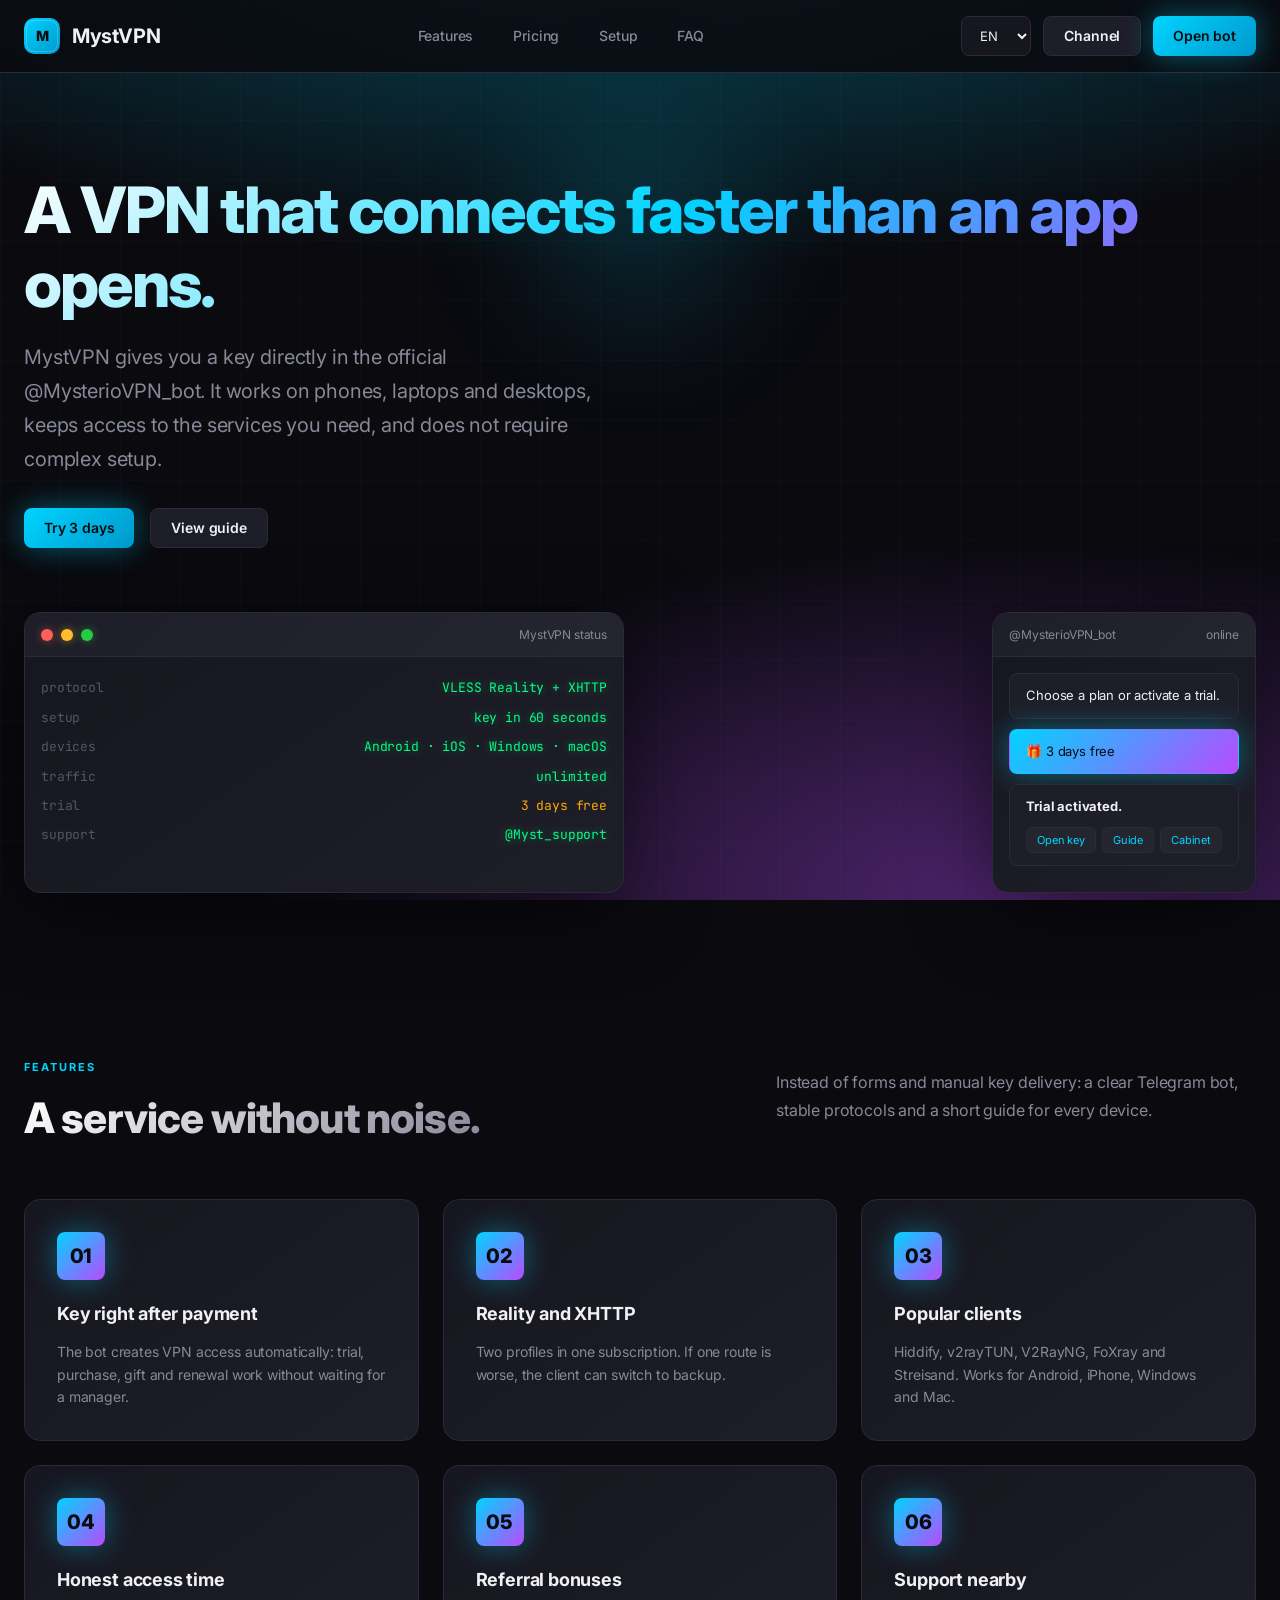
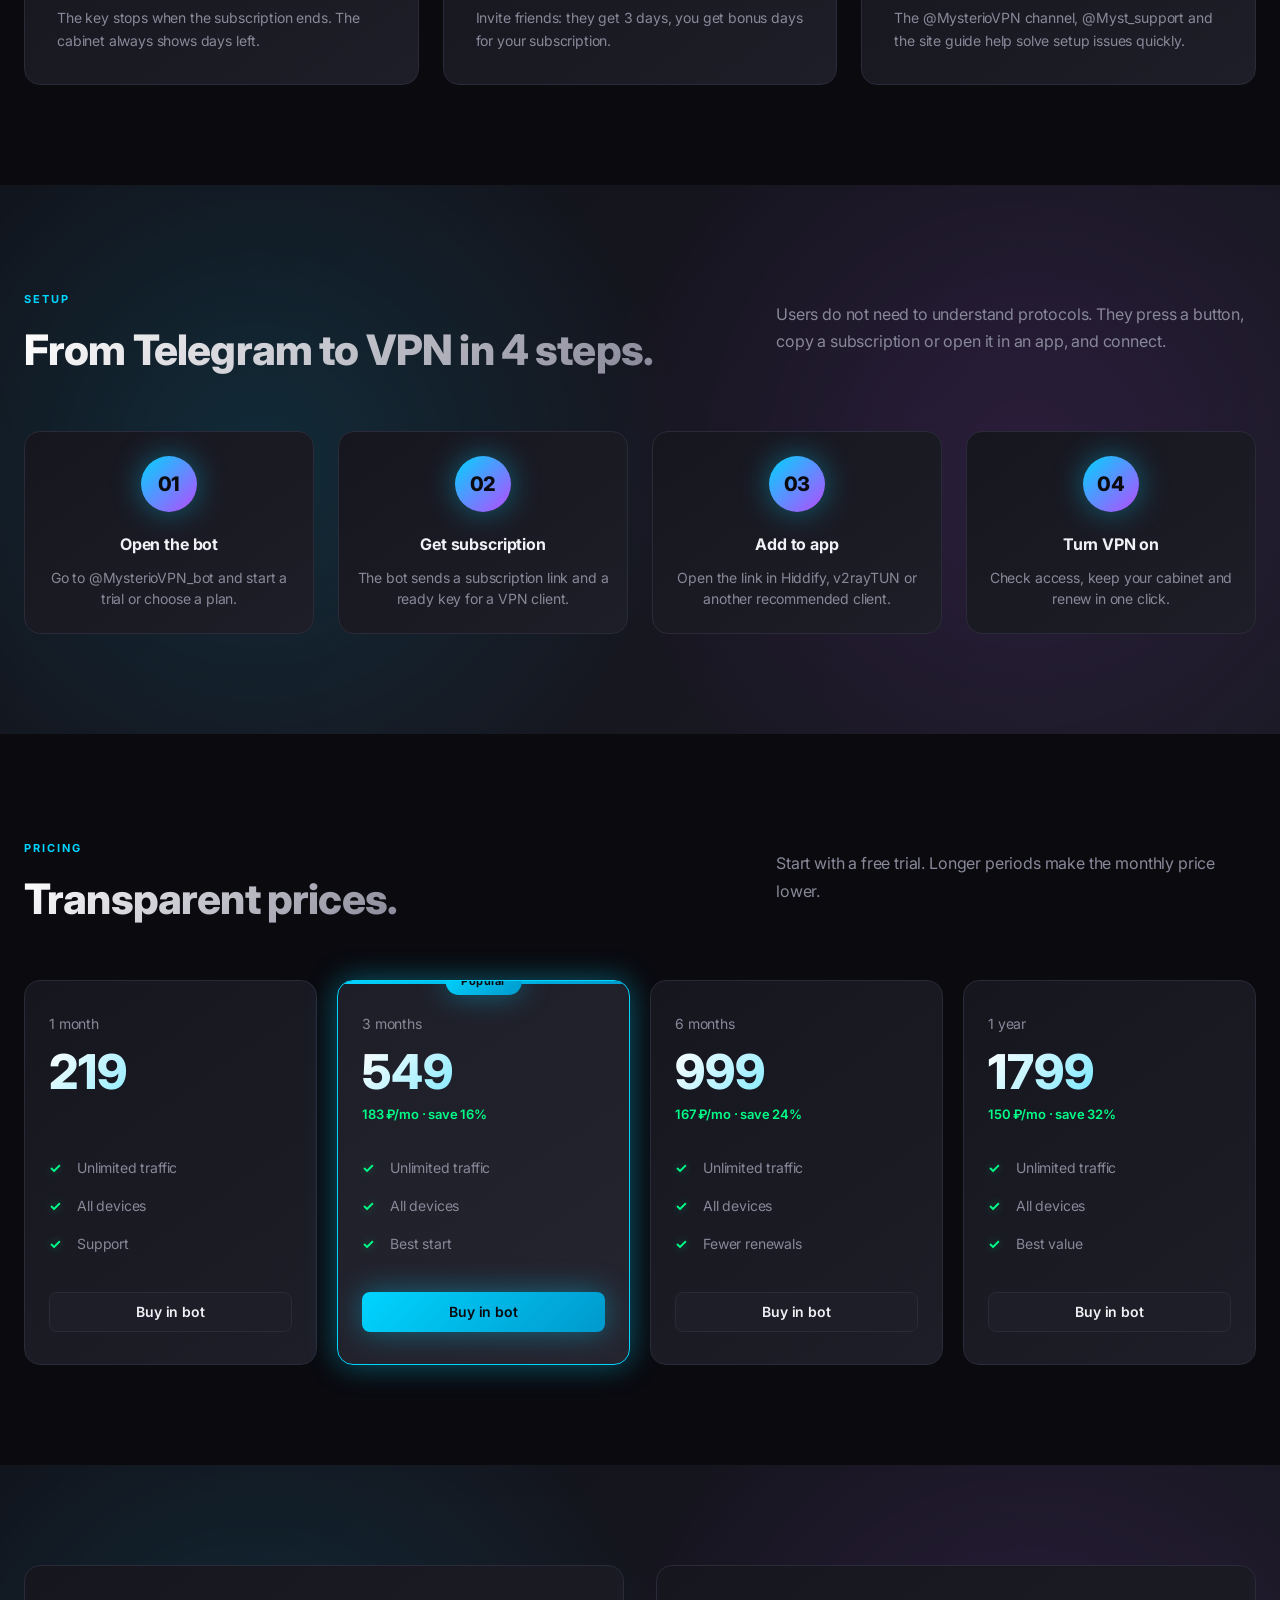
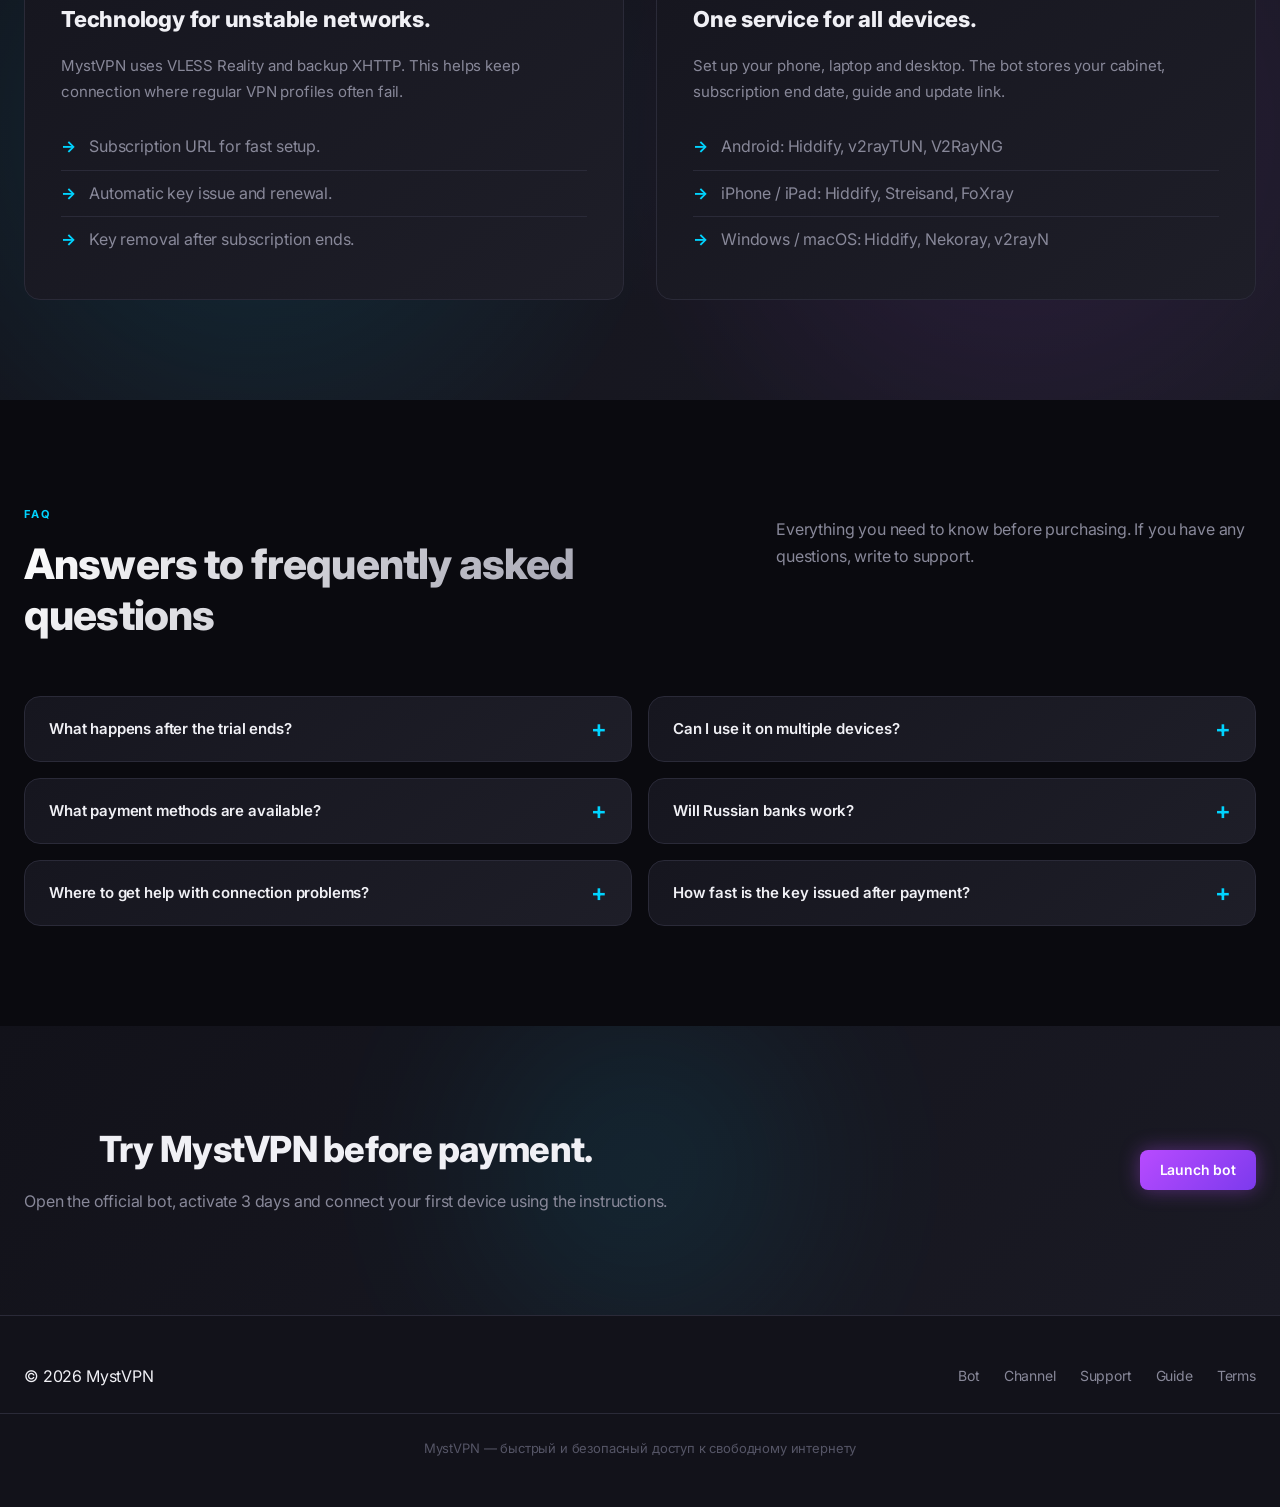
<file: VPN-Site/index.html>
<!DOCTYPE html>
<html lang="ru">
<head>
  <meta charset="UTF-8">
  <meta name="viewport" content="width=device-width, initial-scale=1.0">
  <title>MystVPN — быстрый VPN в Telegram</title>
  <meta name="description" content="MystVPN — VPN через Telegram-бота @MysterioVPN_bot. 3 дня бесплатно, VLESS Reality, XHTTP, подписки от 219 ₽, поддержка всех устройств.">
  <meta name="keywords" content="MystVPN, VPN, Telegram VPN, VLESS Reality, XHTTP, Hiddify, v2rayTUN, VPN для России">
  <meta name="author" content="MystVPN">
  <meta name="robots" content="index, follow">
  <meta property="og:title" content="MystVPN — быстрый VPN в Telegram">
  <meta property="og:description" content="Подключи VPN за 60 секунд: 3 дня бесплатно, бот в Telegram, поддержка Android, iPhone, Windows и Mac.">
  <meta property="og:type" content="website">
  <meta property="og:url" content="https://keybest.cc/">
  <link rel="stylesheet" href="css/styles.css">
  <link rel="preconnect" href="https://fonts.googleapis.com">
  <link rel="preconnect" href="https://fonts.gstatic.com" crossorigin>
  <link href="https://fonts.googleapis.com/css2?family=Inter:wght@400;500;600;700;800&family=JetBrains+Mono:wght@400;500&display=swap" rel="stylesheet">
</head>
<body>
  <div class="page">
    <nav class="nav" id="mainNav">
      <div class="wrap nav-inner">
        <a class="brand" href="#" aria-label="MystVPN"><span class="mark">M</span>MystVPN</a>
        <div class="nav-links" aria-label="Navigation">
          <a href="#features" data-i18n="nav_features">Возможности</a>
          <a href="#pricing" data-i18n="nav_pricing">Тарифы</a>
          <a href="#setup" data-i18n="nav_setup">Подключение</a>
          <a href="#faq" data-i18n="nav_faq">FAQ</a>
        </div>
        <div class="nav-actions">
          <select id="langSelect" aria-label="Language">
            <option value="ru">RU</option><option value="en">EN</option><option value="fr">FR</option>
            <option value="es">ES</option><option value="pt">PT</option><option value="tr">TR</option>
            <option value="ar">AR</option><option value="fa">FA</option><option value="uk">UK</option>
            <option value="id">ID</option><option value="zh">ZH</option><option value="ja">JA</option>
            <option value="ko">KO</option><option value="de">DE</option><option value="vi">VI</option>
            <option value="ms">MS</option><option value="hi">HI</option>
          </select>
          <a class="btn default" href="https://t.me/MysterioVPN" target="_blank" rel="noopener noreferrer" data-i18n="nav_channel">Канал</a>
          <a class="btn primary" href="https://t.me/MysterioVPN_bot?start=trial" target="_blank" rel="noopener noreferrer" data-i18n="nav_bot">Открыть бота</a>
        </div>
      </div>
    </nav>

    <main>
      <header class="hero">
        <div class="wrap">
          <h1 data-i18n="hero_title">VPN, который подключается быстрее, чем открывается приложение.</h1>
          <p class="lead" data-i18n="hero_text">MystVPN выдает ключ прямо в официальном боте @MysterioVPN_bot. Работает на телефоне, ноутбуке и ПК, помогает держать доступ к нужным сервисам и не требует сложной настройки.</p>
          <div class="hero-actions">
            <a class="btn primary" href="https://t.me/MysterioVPN_bot?start=trial" target="_blank" rel="noopener noreferrer" data-i18n="cta_trial">Попробовать 3 дня</a>
            <a class="btn default" href="/pages/setup.html" target="_blank" rel="noopener noreferrer" data-i18n="cta_guide">Смотреть инструкцию</a>
          </div>

          <div class="hero-grid">
            <div class="terminal">
              <div class="terminal-top"><span class="lights"><span></span><span></span><span></span></span><span>MystVPN status</span></div>
              <div class="terminal-body">
                <div class="line"><span>protocol</span><span class="ok">VLESS Reality + XHTTP</span></div>
                <div class="line"><span>setup</span><span class="ok" data-i18n="mock_setup">ключ за 60 секунд</span></div>
                <div class="line"><span>devices</span><span class="ok">Android · iOS · Windows · macOS</span></div>
                <div class="line"><span>traffic</span><span class="ok" data-i18n="mock_traffic">безлимитный</span></div>
                <div class="line"><span>trial</span><span class="warn" data-i18n="mock_trial">3 дня бесплатно</span></div>
                <div class="line"><span>support</span><span class="ok">@Myst_support</span></div>
              </div>
            </div>
            <div class="phone">
              <div class="phone-top"><span>@MysterioVPN_bot</span><span>online</span></div>
              <div class="chat">
                <div class="bubble" data-i18n="chat_1">Выберите тариф или активируйте пробный период.</div>
                <div class="bubble user" data-i18n="chat_2">🎁 3 дня бесплатно</div>
                <div class="bubble">
                  <strong data-i18n="chat_3">Пробный период активирован.</strong>
                  <div class="mini-buttons">
                    <span data-i18n="chat_btn_1">Открыть ключ</span>
                    <span data-i18n="chat_btn_2">Инструкция</span>
                    <span data-i18n="chat_btn_3">Личный кабинет</span>
                  </div>
                </div>
              </div>
            </div>
          </div>
        </div>
      </header>

      <section id="features">
        <div class="wrap">
          <div class="section-head">
            <div><div class="kicker" data-i18n="features_kicker">Возможности</div><h2 data-i18n="features_title">Сервис без лишнего шума.</h2></div>
            <p class="section-copy" data-i18n="features_text">Вместо кабинетов, форм и ручной выдачи ключей — понятный Telegram-бот, стабильные протоколы и короткая инструкция для каждого устройства.</p>
          </div>
          <div class="cards">
            <article class="card"><div class="icon">01</div><h3 data-i18n="f1_title">Ключ сразу после оплаты</h3><p data-i18n="f1_text">Бот создает VPN-доступ автоматически: пробник, покупка, подарок и продление работают без ожидания менеджера.</p></article>
            <article class="card"><div class="icon">02</div><h3 data-i18n="f2_title">Reality и XHTTP</h3><p data-i18n="f2_text">Два профиля в одной подписке. Если один маршрут работает хуже, клиент может переключиться на резервный.</p></article>
            <article class="card"><div class="icon">03</div><h3 data-i18n="f3_title">Все популярные клиенты</h3><p data-i18n="f3_text">Hiddify, v2rayTUN, V2RayNG, FoXray и Streisand. Подходит для Android, iPhone, Windows и Mac.</p></article>
            <article class="card"><div class="icon">04</div><h3 data-i18n="f4_title">Честный срок доступа</h3><p data-i18n="f4_text">Ключ отключается по окончании подписки. В кабинете всегда видно, сколько дней осталось.</p></article>
            <article class="card"><div class="icon">05</div><h3 data-i18n="f5_title">Реферальные бонусы</h3><p data-i18n="f5_text">Приглашайте друзей: они получают 3 дня, вы получаете бонусные дни к своей подписке.</p></article>
            <article class="card"><div class="icon">06</div><h3 data-i18n="f6_title">Поддержка рядом</h3><p data-i18n="f6_text">Канал @MysterioVPN, поддержка @Myst_support и инструкция на сайте помогают быстро решить проблемы подключения.</p></article>
          </div>
        </div>
      </section>

      <section class="band" id="setup">
        <div class="wrap">
          <div class="section-head">
            <div><div class="kicker" data-i18n="setup_kicker">Подключение</div><h2 data-i18n="setup_title">От Telegram до VPN за 4 шага.</h2></div>
            <p class="section-copy" data-i18n="setup_text">Пользователь не разбирается в протоколах. Он нажимает кнопку, копирует подписку или открывает ее в приложении и подключается.</p>
          </div>
          <div class="steps">
            <div class="step"><div class="num">01</div><h3 data-i18n="s1_title">Откройте бота</h3><p data-i18n="s1_text">Перейдите в @MysterioVPN_bot и запустите пробник или выберите тариф.</p></div>
            <div class="step"><div class="num">02</div><h3 data-i18n="s2_title">Получите подписку</h3><p data-i18n="s2_text">Бот отправит ссылку подписки и готовый ключ для VPN-клиента.</p></div>
            <div class="step"><div class="num">03</div><h3 data-i18n="s3_title">Добавьте в приложение</h3><p data-i18n="s3_text">Откройте ссылку в Hiddify, v2rayTUN или другом рекомендованном клиенте.</p></div>
            <div class="step"><div class="num">04</div><h3 data-i18n="s4_title">Включите VPN</h3><p data-i18n="s4_text">Проверьте доступ, сохраните кабинет и продлевайте подписку в один клик.</p></div>
          </div>
        </div>
      </section>

      <section id="pricing">
        <div class="wrap">
          <div class="section-head">
            <div><div class="kicker" data-i18n="pricing_kicker">Тарифы</div><h2 data-i18n="pricing_title">Прозрачные цены.</h2></div>
            <p class="section-copy" data-i18n="pricing_text">Можно начать с бесплатного пробника. Чем дольше срок, тем ниже цена за месяц.</p>
          </div>
          <div class="pricing">
            <article class="price"><div class="period" data-i18n="p1_period">1 месяц</div><div class="amount">219 <span>₽</span></div><div class="save">&nbsp;</div><ul><li data-i18n="pf1">Безлимитный трафик</li><li data-i18n="pf2">Все устройства</li><li data-i18n="pf3">Поддержка</li></ul><a class="btn default" href="https://t.me/MysterioVPN_bot" target="_blank" rel="noopener noreferrer" data-i18n="buy">Купить в боте</a></article>
            <article class="price featured"><div class="tag" data-i18n="popular">Популярный</div><div class="period" data-i18n="p2_period">3 месяца</div><div class="amount">549 <span>₽</span></div><div class="save" data-i18n="p2_save">183 ₽/мес · экономия 16%</div><ul><li data-i18n="pf1">Безлимитный трафик</li><li data-i18n="pf2">Все устройства</li><li data-i18n="pf4">Лучший старт</li></ul><a class="btn primary" href="https://t.me/MysterioVPN_bot" target="_blank" rel="noopener noreferrer" data-i18n="buy">Купить в боте</a></article>
            <article class="price"><div class="period" data-i18n="p3_period">6 месяцев</div><div class="amount">999 <span>₽</span></div><div class="save" data-i18n="p3_save">167 ₽/мес · экономия 24%</div><ul><li data-i18n="pf1">Безлимитный трафик</li><li data-i18n="pf2">Все устройства</li><li data-i18n="pf5">Меньше продлений</li></ul><a class="btn default" href="https://t.me/MysterioVPN_bot" target="_blank" rel="noopener noreferrer" data-i18n="buy">Купить в боте</a></article>
            <article class="price"><div class="period" data-i18n="p4_period">1 год</div><div class="amount">1799 <span>₽</span></div><div class="save" data-i18n="p4_save">150 ₽/мес · экономия 32%</div><ul><li data-i18n="pf1">Безлимитный трафик</li><li data-i18n="pf2">Все устройства</li><li data-i18n="pf6">Максимальная выгода</li></ul><a class="btn default" href="https://t.me/MysterioVPN_bot" target="_blank" rel="noopener noreferrer" data-i18n="buy">Купить в боте</a></article>
          </div>
        </div>
      </section>

      <section class="band">
        <div class="wrap wide">
          <div class="panel">
            <h3 data-i18n="tech_title">Технологии под нестабильные сети.</h3>
            <p data-i18n="tech_text">MystVPN использует VLESS Reality и резервный XHTTP-профиль. Это помогает сохранить подключение в ситуациях, где обычные VPN-профили часто ломаются.</p>
            <ul>
              <li data-i18n="tech_l1">Subscription URL для быстрой настройки.</li>
              <li data-i18n="tech_l2">Автоматическая выдача и продление ключа.</li>
              <li data-i18n="tech_l3">Удаление ключа после окончания подписки.</li>
            </ul>
          </div>
          <div class="panel">
            <h3 data-i18n="devices_title">Один сервис для всех устройств.</h3>
            <p data-i18n="devices_text">Настройте телефон, ноутбук и домашний компьютер. Бот хранит кабинет, срок подписки, инструкцию и ссылку для обновления профиля.</p>
            <ul>
              <li>Android: Hiddify, v2rayTUN, V2RayNG</li>
              <li>iPhone / iPad: Hiddify, Streisand, FoXray</li>
              <li>Windows / macOS: Hiddify, Nekoray, v2rayN</li>
            </ul>
          </div>
        </div>
      </section>

      <section id="faq">
        <div class="wrap">
          <div class="section-head">
            <div><div class="kicker">FAQ</div><h2 data-i18n="faq_title">Ответы до покупки.</h2></div>
            <p class="section-copy" data-i18n="faq_text">Если останутся вопросы, напишите в поддержку. Ссылка всегда есть в боте и внизу сайта.</p>
          </div>
          <div class="faq">
            <details><summary data-i18n="q1">Что будет после окончания пробника?</summary><p data-i18n="a1">Ключ перестанет работать. Чтобы продолжить, выберите тариф в боте и оплатите подписку.</p></details>
            <details><summary data-i18n="q2">Можно ли пользоваться на нескольких устройствах?</summary><p data-i18n="a2">Да. Один профиль можно добавить на телефон, планшет, ноутбук и ПК.</p></details>
            <details><summary data-i18n="q3">Какие способы оплаты доступны?</summary><p data-i18n="a3">В боте доступны оплата картой и СБП через YooKassa. Также поддерживаются подарки и промокоды.</p></details>
            <details><summary data-i18n="q4">Российские банки будут работать?</summary><p data-i18n="a4">Для банков и госуслуг лучше включить bypass в VPN-клиенте. В кабинете есть отдельная подсказка с правилами маршрутизации.</p></details>
            <details><summary data-i18n="q5">Где получить помощь?</summary><p data-i18n="a5">Поддержка: @Myst_support. Новости и статусы сервиса: @MysterioVPN.</p></details>
            <details><summary data-i18n="q6">Как быстро выдается ключ?</summary><p data-i18n="a6">Обычно сразу после пробника или оплаты. Если панель временно недоступна, в кабинете появится кнопка повторной выдачи.</p></details>
          </div>
        </div>
      </section>

      <section class="cta">
        <div class="wrap cta-inner">
          <div><h2 data-i18n="final_title">Попробуйте MystVPN до оплаты.</h2><p data-i18n="final_text">Откройте официальный бот, активируйте 3 дня и подключите первое устройство по инструкции.</p></div>
          <a class="btn glow" href="https://t.me/MysterioVPN_bot?start=trial" target="_blank" rel="noopener noreferrer" data-i18n="final_btn">Запустить бота</a>
        </div>
      </section>
    </main>

    <footer>
      <div class="wrap footer-inner">
        <div>© 2026 MystVPN</div>
        <div class="footer-links">
          <a href="https://t.me/MysterioVPN_bot" target="_blank" rel="noopener noreferrer" data-i18n="foot_bot">Бот</a>
          <a href="https://t.me/MysterioVPN" target="_blank" rel="noopener noreferrer" data-i18n="foot_channel">Канал</a>
          <a href="https://t.me/Myst_support" target="_blank" rel="noopener noreferrer" data-i18n="foot_support">Поддержка</a>
          <a href="/pages/setup.html" target="_blank" rel="noopener noreferrer" data-i18n="foot_guide">Инструкция</a>
          <a href="https://teletype.in/@mystadm/X2oafHAItL9" target="_blank" rel="noopener noreferrer" data-i18n="foot_terms">Оферта</a>
        </div>
      </div>
      <div class="footer-bottom">
        MystVPN — быстрый и безопасный доступ к свободному интернету
      </div>
    </footer>
  </div>

  <script src="js/app.js"></script>
  <script>
    // Scroll reveal animation
    const revealElements = document.querySelectorAll('.reveal, .card, .step, .price, .panel, details');
    const observerOptions = {
      threshold: 0.1,
      rootMargin: '0px 0px -50px 0px'
    };
    const observer = new IntersectionObserver((entries) => {
      entries.forEach(entry => {
        if (entry.isIntersecting) {
          entry.target.classList.add('visible');
        }
      });
    }, observerOptions);
    revealElements.forEach(el => observer.observe(el));

    // Nav scroll effect
    const nav = document.getElementById('mainNav');
    window.addEventListener('scroll', () => {
      if (window.scrollY > 50) {
        nav.classList.add('scrolled');
      } else {
        nav.classList.remove('scrolled');
      }
    }, { passive: true });

    // FAQ accordion animation
    document.querySelectorAll('details').forEach(details => {
      details.addEventListener('toggle', () => {
        if (details.open) {
          details.style.borderColor = 'var(--accent)';
        } else {
          details.style.borderColor = '';
        }
      });
    });
  </script>
</body>
</html>
</file>
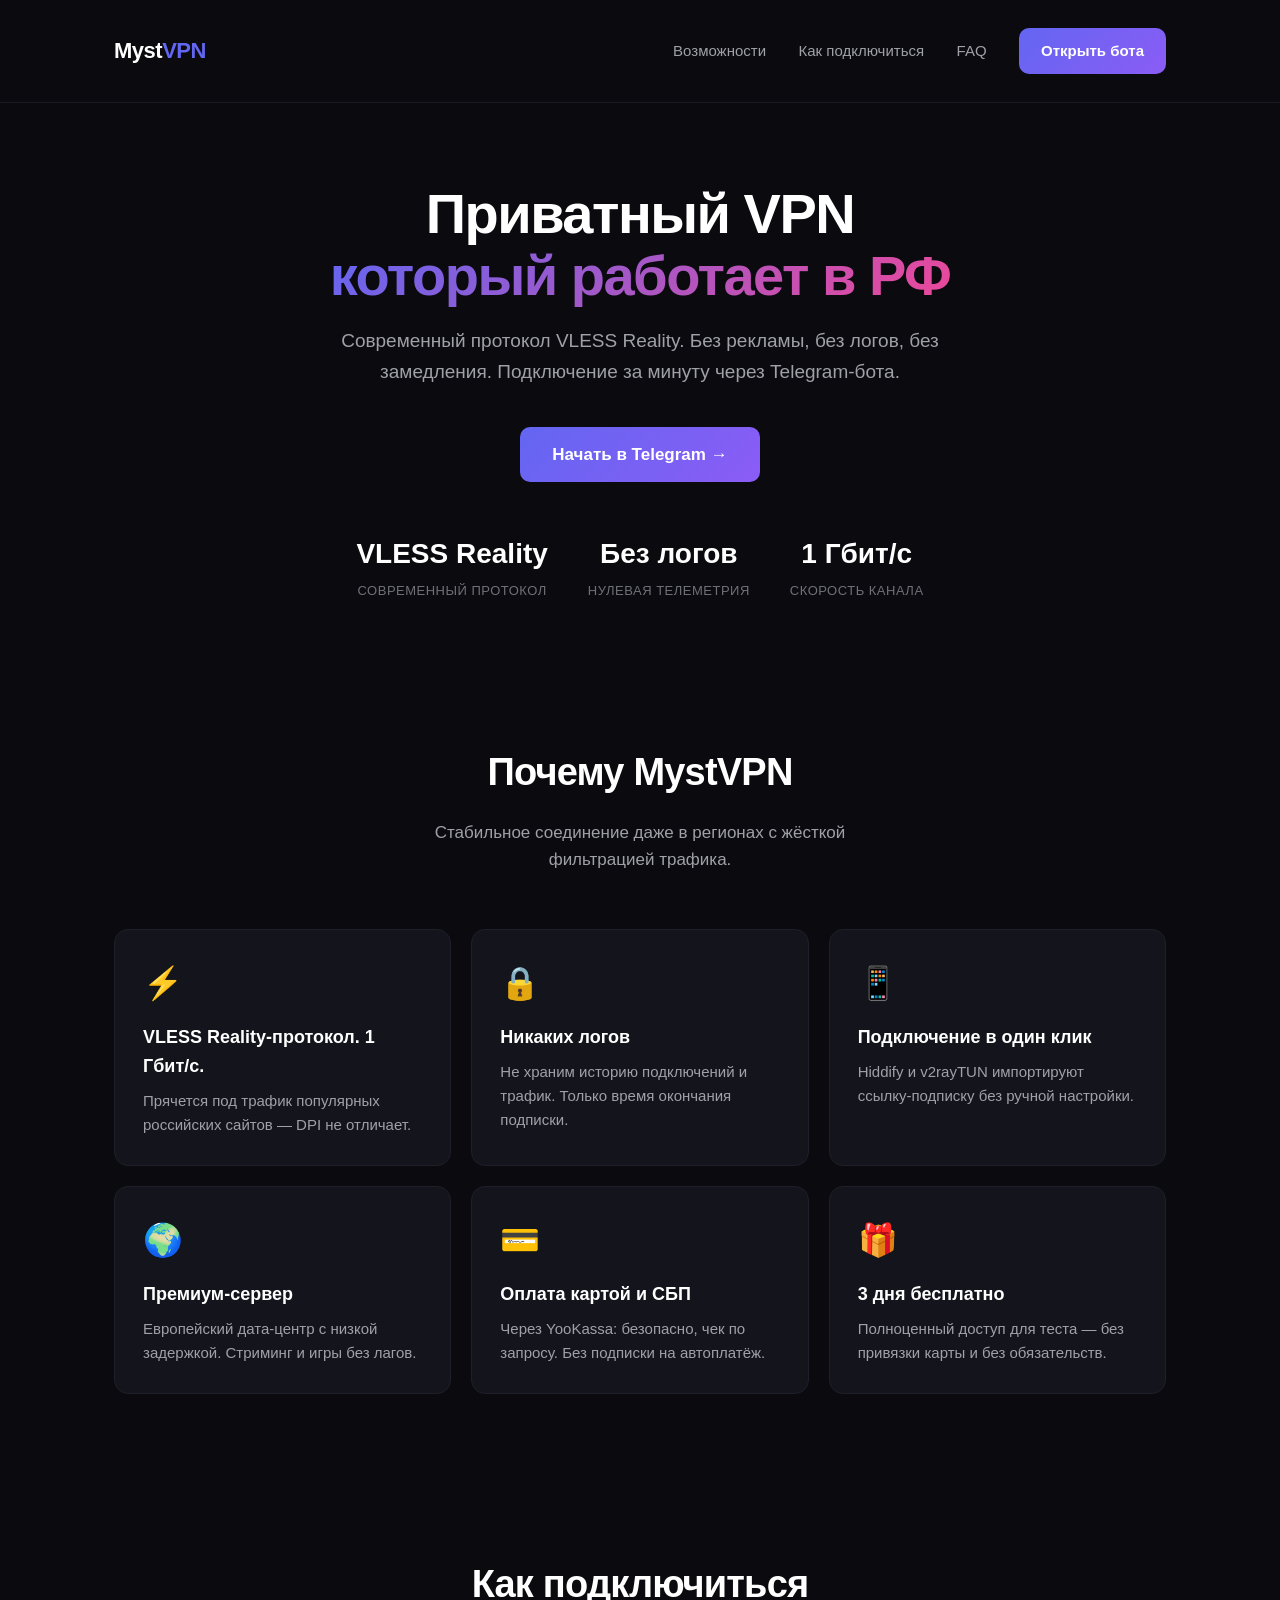
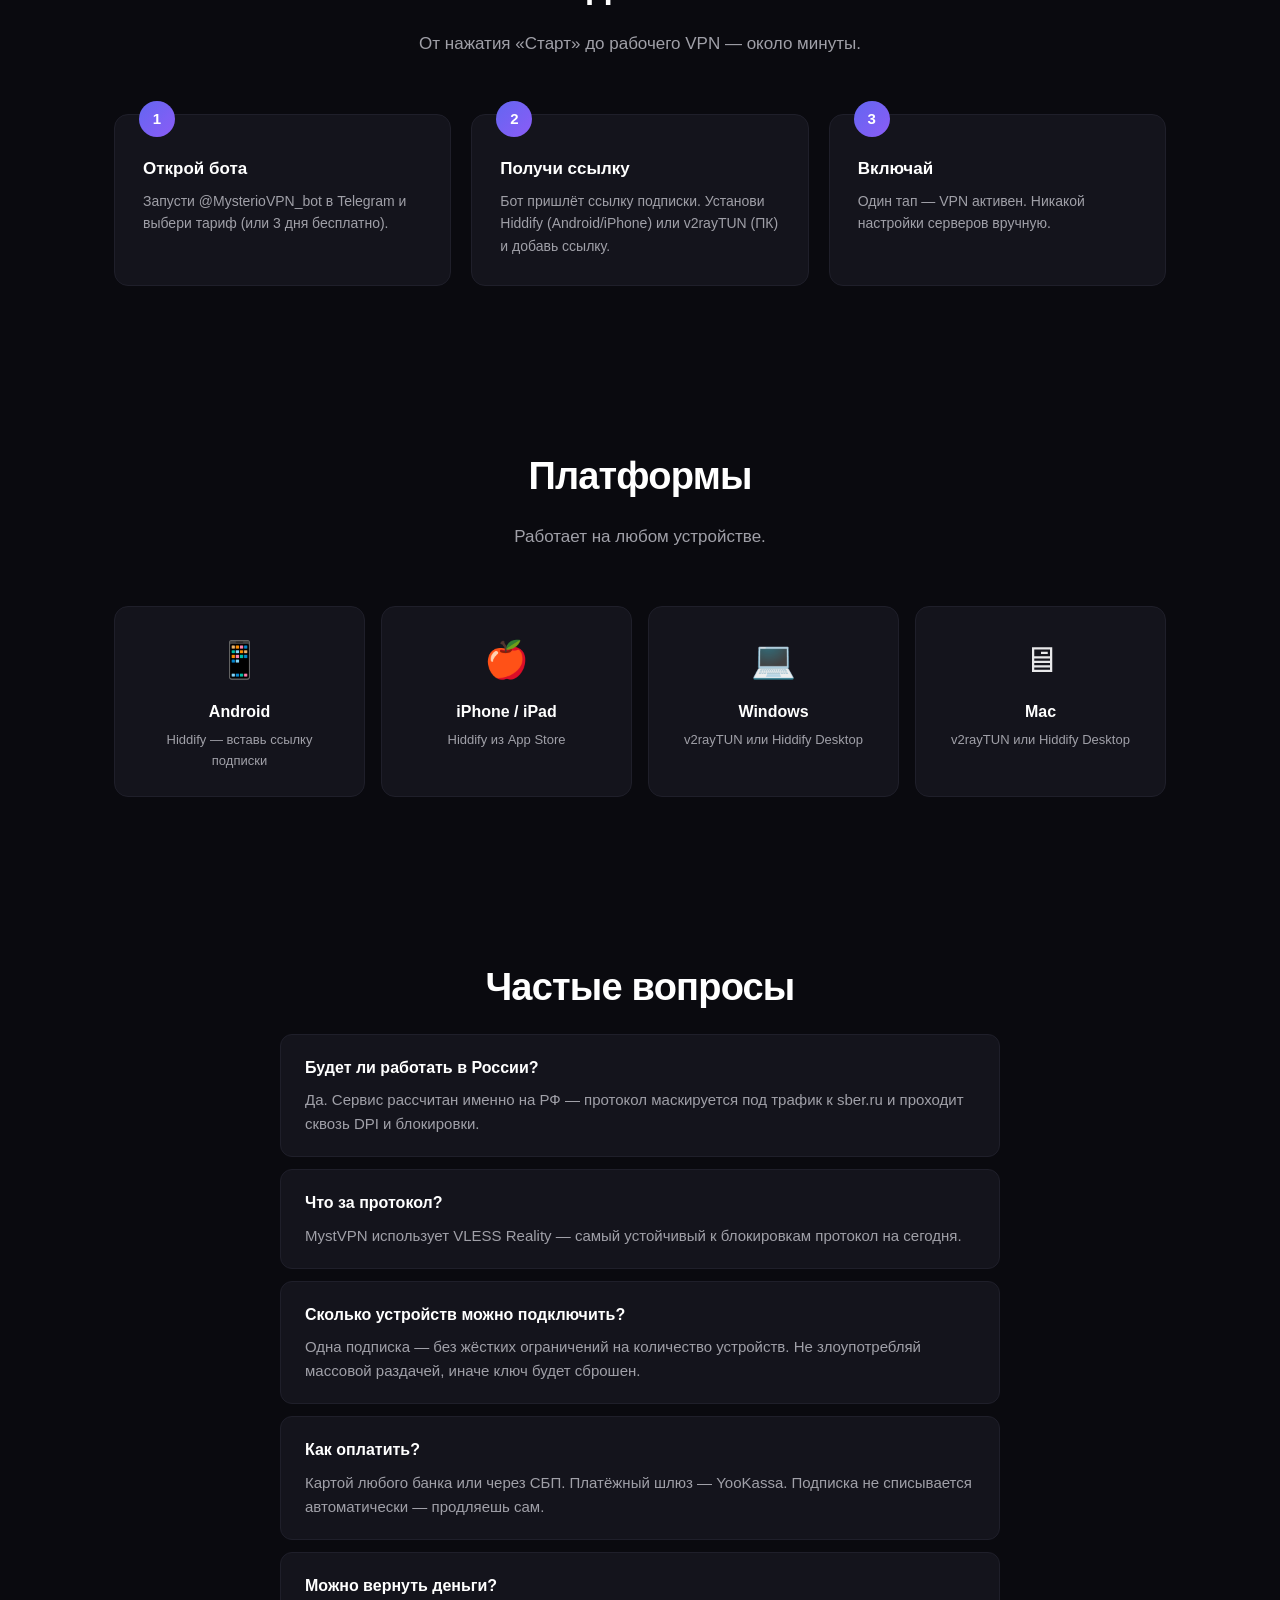
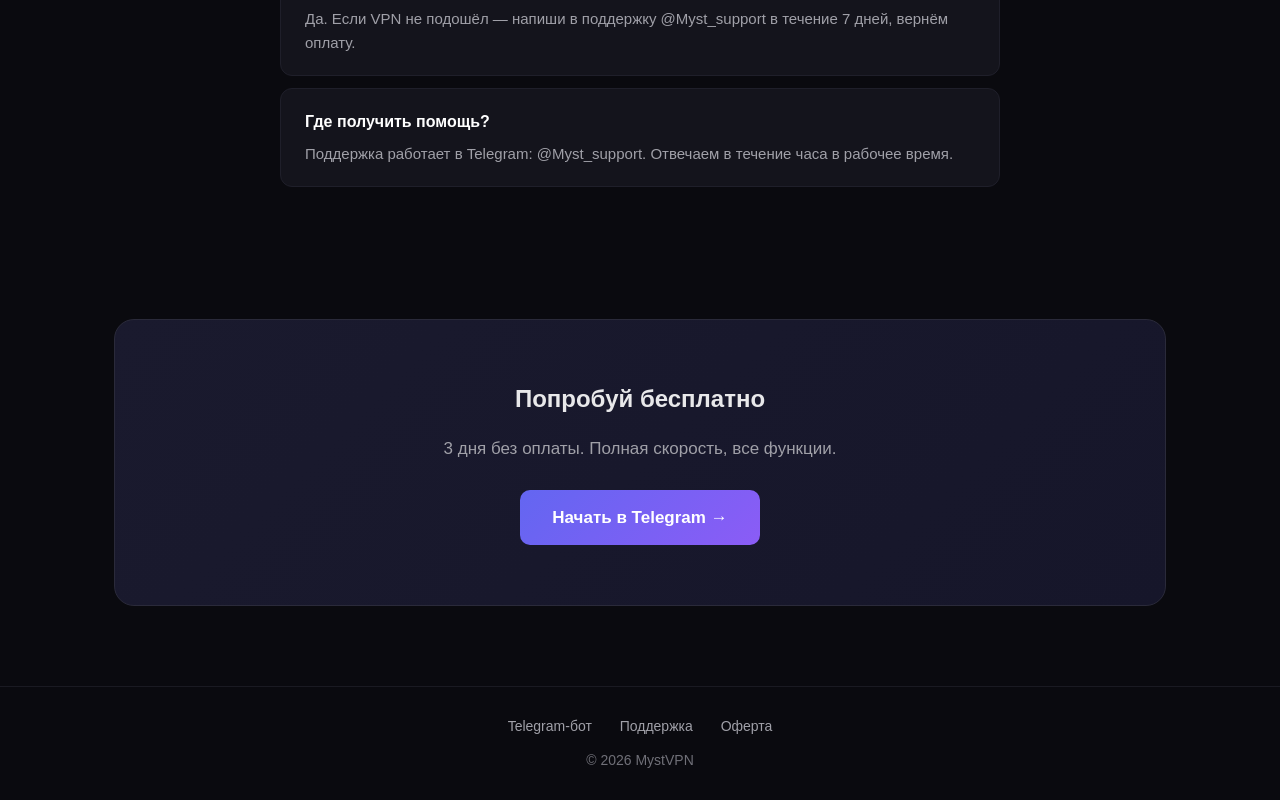
<file: nginx/html/index.html>
<!DOCTYPE html>
<html lang="ru">
<head>
<meta charset="UTF-8">
<meta name="viewport" content="width=device-width, initial-scale=1.0">
<title>MystVPN — приватный VPN для России</title>
<meta name="description" content="MystVPN — быстрый приватный VPN на VLESS Reality. Работает в России без блокировок.">
<style>
  * { margin: 0; padding: 0; box-sizing: border-box; }
  body {
    font-family: -apple-system, BlinkMacSystemFont, "Segoe UI", Roboto, sans-serif;
    background: #0a0a0f;
    color: #e8e8ea;
    line-height: 1.6;
    min-height: 100vh;
  }
  .container { max-width: 1100px; margin: 0 auto; padding: 0 24px; }
  header {
    padding: 28px 0;
    border-bottom: 1px solid #1a1a22;
  }
  .nav { display: flex; align-items: center; justify-content: space-between; }
  .logo { font-size: 22px; font-weight: 700; letter-spacing: -0.5px; color: #fff; }
  .logo span { color: #6366f1; }
  .nav-links a {
    color: #a0a0a8;
    text-decoration: none;
    margin-left: 28px;
    font-size: 15px;
    transition: color 0.2s;
  }
  .nav-links a:hover { color: #fff; }
  .cta-btn {
    display: inline-block;
    background: linear-gradient(135deg, #6366f1, #8b5cf6);
    color: #fff !important;
    padding: 11px 22px;
    border-radius: 10px;
    text-decoration: none;
    font-weight: 600;
    font-size: 15px;
    transition: transform 0.2s, box-shadow 0.2s;
  }
  .cta-btn:hover {
    transform: translateY(-1px);
    box-shadow: 0 8px 24px rgba(99, 102, 241, 0.35);
  }

  /* Hero */
  .hero { padding: 80px 0 60px; text-align: center; }
  .hero h1 {
    font-size: 56px;
    font-weight: 800;
    letter-spacing: -1.5px;
    color: #fff;
    margin-bottom: 20px;
    line-height: 1.1;
  }
  .hero h1 .gradient {
    background: linear-gradient(135deg, #6366f1, #ec4899);
    -webkit-background-clip: text;
    -webkit-text-fill-color: transparent;
    background-clip: text;
  }
  .hero p {
    font-size: 19px;
    color: #a0a0a8;
    max-width: 640px;
    margin: 0 auto 40px;
  }
  .hero-stats {
    display: flex;
    justify-content: center;
    gap: 40px;
    margin-top: 50px;
    flex-wrap: wrap;
  }
  .stat {
    text-align: center;
  }
  .stat-num {
    font-size: 28px;
    font-weight: 700;
    color: #fff;
    margin-bottom: 4px;
  }
  .stat-label {
    font-size: 13px;
    color: #707078;
    text-transform: uppercase;
    letter-spacing: 0.5px;
  }

  /* Features */
  .section { padding: 80px 0; }
  .section h2 {
    font-size: 38px;
    font-weight: 800;
    color: #fff;
    text-align: center;
    margin-bottom: 16px;
    letter-spacing: -0.8px;
  }
  .section .subtitle {
    text-align: center;
    color: #a0a0a8;
    font-size: 17px;
    max-width: 520px;
    margin: 0 auto 56px;
  }
  .features {
    display: grid;
    grid-template-columns: repeat(auto-fit, minmax(280px, 1fr));
    gap: 20px;
  }
  .feature {
    background: #14141c;
    padding: 28px;
    border-radius: 14px;
    border: 1px solid #1f1f2a;
    transition: border-color 0.2s, transform 0.2s;
  }
  .feature:hover { border-color: #2a2a3a; transform: translateY(-2px); }
  .feature-icon {
    font-size: 32px;
    margin-bottom: 14px;
  }
  .feature h3 {
    font-size: 18px;
    font-weight: 700;
    color: #fff;
    margin-bottom: 8px;
  }
  .feature p {
    color: #a0a0a8;
    font-size: 15px;
  }

  /* Steps */
  .steps {
    display: grid;
    grid-template-columns: repeat(auto-fit, minmax(240px, 1fr));
    gap: 20px;
  }
  .step {
    background: #14141c;
    padding: 28px;
    border-radius: 14px;
    border: 1px solid #1f1f2a;
    position: relative;
  }
  .step-num {
    position: absolute;
    top: -14px;
    left: 24px;
    width: 36px;
    height: 36px;
    background: linear-gradient(135deg, #6366f1, #8b5cf6);
    color: #fff;
    border-radius: 50%;
    display: flex;
    align-items: center;
    justify-content: center;
    font-weight: 700;
    font-size: 15px;
  }
  .step h3 {
    font-size: 17px;
    font-weight: 700;
    color: #fff;
    margin: 12px 0 8px;
  }
  .step p {
    color: #a0a0a8;
    font-size: 14px;
  }

  /* Platforms */
  .platforms {
    display: grid;
    grid-template-columns: repeat(auto-fit, minmax(220px, 1fr));
    gap: 16px;
  }
  .platform {
    background: #14141c;
    padding: 24px;
    border-radius: 14px;
    border: 1px solid #1f1f2a;
    text-align: center;
  }
  .platform-icon { font-size: 36px; margin-bottom: 10px; }
  .platform h3 { color: #fff; font-size: 16px; margin-bottom: 6px; }
  .platform p { color: #a0a0a8; font-size: 13px; }

  /* FAQ */
  .faq { max-width: 720px; margin: 0 auto; }
  .faq-item {
    background: #14141c;
    border: 1px solid #1f1f2a;
    border-radius: 12px;
    margin-bottom: 12px;
    padding: 20px 24px;
  }
  .faq-item h3 {
    color: #fff;
    font-size: 16px;
    font-weight: 700;
    margin-bottom: 8px;
  }
  .faq-item p { color: #a0a0a8; font-size: 15px; }

  /* CTA */
  .cta-section {
    text-align: center;
    background: linear-gradient(135deg, #1a1a2e 0%, #16162a 100%);
    border-radius: 20px;
    padding: 60px 30px;
    margin: 40px 0 80px;
    border: 1px solid #2a2a3a;
  }
  .cta-section h2 { margin-bottom: 16px; }
  .cta-section p { color: #a0a0a8; margin-bottom: 28px; font-size: 17px; }

  footer {
    border-top: 1px solid #1a1a22;
    padding: 28px 0;
    text-align: center;
    color: #707078;
    font-size: 14px;
  }
  footer a { color: #a0a0a8; text-decoration: none; margin: 0 12px; }
  footer a:hover { color: #fff; }

  @media (max-width: 720px) {
    .hero h1 { font-size: 38px; }
    .hero p { font-size: 16px; }
    .nav-links { display: none; }
    .nav-links.cta-only { display: block; }
    .section { padding: 56px 0; }
    .section h2 { font-size: 28px; }
  }
</style>
</head>
<body>

<header>
  <div class="container">
    <nav class="nav">
      <div class="logo">Myst<span>VPN</span></div>
      <div class="nav-links">
        <a href="#features">Возможности</a>
        <a href="#how">Как подключиться</a>
        <a href="#faq">FAQ</a>
        <a href="https://t.me/MysterioVPN_bot" class="cta-btn">Открыть бота</a>
      </div>
    </nav>
  </div>
</header>

<section class="hero">
  <div class="container">
    <h1>Приватный VPN<br><span class="gradient">который работает в РФ</span></h1>
    <p>Современный протокол VLESS Reality. Без рекламы, без логов, без замедления. Подключение за минуту через Telegram-бота.</p>
    <a href="https://t.me/MysterioVPN_bot" class="cta-btn" style="font-size: 17px; padding: 14px 32px;">Начать в Telegram →</a>

    <div class="hero-stats">
      <div class="stat">
        <div class="stat-num">VLESS Reality</div>
        <div class="stat-label">Современный протокол</div>
      </div>
      <div class="stat">
        <div class="stat-num">Без логов</div>
        <div class="stat-label">Нулевая телеметрия</div>
      </div>
      <div class="stat">
        <div class="stat-num">1 Гбит/с</div>
        <div class="stat-label">Скорость канала</div>
      </div>
    </div>
  </div>
</section>

<section class="section" id="features">
  <div class="container">
    <h2>Почему MystVPN</h2>
    <p class="subtitle">Стабильное соединение даже в регионах с жёсткой фильтрацией трафика.</p>
    <div class="features">
      <div class="feature">
        <div class="feature-icon">⚡</div>
        <h3>VLESS Reality-протокол. 1 Гбит/с.</h3>
        <p>Прячется под трафик популярных российских сайтов — DPI не отличает.</p>
      </div>
      <div class="feature">
        <div class="feature-icon">🔒</div>
        <h3>Никаких логов</h3>
        <p>Не храним историю подключений и трафик. Только время окончания подписки.</p>
      </div>
      <div class="feature">
        <div class="feature-icon">📱</div>
        <h3>Подключение в один клик</h3>
        <p>Hiddify и v2rayTUN импортируют ссылку-подписку без ручной настройки.</p>
      </div>
      <div class="feature">
        <div class="feature-icon">🌍</div>
        <h3>Премиум-сервер</h3>
        <p>Европейский дата-центр с низкой задержкой. Стриминг и игры без лагов.</p>
      </div>
      <div class="feature">
        <div class="feature-icon">💳</div>
        <h3>Оплата картой и СБП</h3>
        <p>Через YooKassa: безопасно, чек по запросу. Без подписки на автоплатёж.</p>
      </div>
      <div class="feature">
        <div class="feature-icon">🎁</div>
        <h3>3 дня бесплатно</h3>
        <p>Полноценный доступ для теста — без привязки карты и без обязательств.</p>
      </div>
    </div>
  </div>
</section>

<section class="section" id="how">
  <div class="container">
    <h2>Как подключиться</h2>
    <p class="subtitle">От нажатия «Старт» до рабочего VPN — около минуты.</p>
    <div class="steps">
      <div class="step">
        <div class="step-num">1</div>
        <h3>Открой бота</h3>
        <p>Запусти @MysterioVPN_bot в Telegram и выбери тариф (или 3 дня бесплатно).</p>
      </div>
      <div class="step">
        <div class="step-num">2</div>
        <h3>Получи ссылку</h3>
        <p>Бот пришлёт ссылку подписки. Установи Hiddify (Android/iPhone) или v2rayTUN (ПК) и добавь ссылку.</p>
      </div>
      <div class="step">
        <div class="step-num">3</div>
        <h3>Включай</h3>
        <p>Один тап — VPN активен. Никакой настройки серверов вручную.</p>
      </div>
    </div>
  </div>
</section>

<section class="section">
  <div class="container">
    <h2>Платформы</h2>
    <p class="subtitle">Работает на любом устройстве.</p>
    <div class="platforms">
      <div class="platform">
        <div class="platform-icon">📱</div>
        <h3>Android</h3>
        <p>Hiddify — вставь ссылку подписки</p>
      </div>
      <div class="platform">
        <div class="platform-icon">🍎</div>
        <h3>iPhone / iPad</h3>
        <p>Hiddify из App Store</p>
      </div>
      <div class="platform">
        <div class="platform-icon">💻</div>
        <h3>Windows</h3>
        <p>v2rayTUN или Hiddify Desktop</p>
      </div>
      <div class="platform">
        <div class="platform-icon">🖥</div>
        <h3>Mac</h3>
        <p>v2rayTUN или Hiddify Desktop</p>
      </div>
    </div>
  </div>
</section>

<section class="section" id="faq">
  <div class="container">
    <h2>Частые вопросы</h2>
    <div class="faq">
      <div class="faq-item">
        <h3>Будет ли работать в России?</h3>
        <p>Да. Сервис рассчитан именно на РФ — протокол маскируется под трафик к sber.ru и проходит сквозь DPI и блокировки.</p>
      </div>
      <div class="faq-item">
        <h3>Что за протокол?</h3>
        <p>MystVPN использует VLESS Reality — самый устойчивый к блокировкам протокол на сегодня.</p>
      </div>
      <div class="faq-item">
        <h3>Сколько устройств можно подключить?</h3>
        <p>Одна подписка — без жёстких ограничений на количество устройств. Не злоупотребляй массовой раздачей, иначе ключ будет сброшен.</p>
      </div>
      <div class="faq-item">
        <h3>Как оплатить?</h3>
        <p>Картой любого банка или через СБП. Платёжный шлюз — YooKassa. Подписка не списывается автоматически — продляешь сам.</p>
      </div>
      <div class="faq-item">
        <h3>Можно вернуть деньги?</h3>
        <p>Да. Если VPN не подошёл — напиши в поддержку @Myst_support в течение 7 дней, вернём оплату.</p>
      </div>
      <div class="faq-item">
        <h3>Где получить помощь?</h3>
        <p>Поддержка работает в Telegram: @Myst_support. Отвечаем в течение часа в рабочее время.</p>
      </div>
    </div>
  </div>
</section>

<section class="container">
  <div class="cta-section">
    <h2>Попробуй бесплатно</h2>
    <p>3 дня без оплаты. Полная скорость, все функции.</p>
    <a href="https://t.me/MysterioVPN_bot" class="cta-btn" style="font-size: 17px; padding: 14px 32px;">Начать в Telegram →</a>
  </div>
</section>

<footer>
  <div class="container">
    <p>
      <a href="https://t.me/MysterioVPN_bot">Telegram-бот</a>
      <a href="https://t.me/Myst_support">Поддержка</a>
      <a href="https://teletype.in/@mystadm/X2oafHAItL9">Оферта</a>
    </p>
    <p style="margin-top: 12px;">© 2026 MystVPN</p>
  </div>
</footer>

</body>
</html>
</file>
<file: VPN-Site/css/styles.css>
/* MystVPN - v2raytun Style */
:root {
  --bg:#0a0a0f;--bg-2:#12121a;--bg-3:#1a1a24;
  --surface:#16161f;--surface-2:#1e1e28;--surface-3:#252530;
  --ink:#f0f0f5;--muted:#888899;--soft:#555566;
  --line:#2a2a38;--line-strong:#3a3a48;
  --accent:#00d4ff;--accent-glow:rgba(0,212,255,0.4);
  --accent-secondary:#b84bff;--accent-secondary-glow:rgba(184,75,255,0.4);
  --neon-green:#00ff88;--neon-green-glow:rgba(0,255,136,0.4);
  --green:#00ff88;--amber:#ffaa00;
  --radius:12px;--radius-sm:8px;--radius-lg:16px;
  --shadow-sm:0 4px 20px rgba(0,0,0,0.3);
  --shadow-md:0 8px 40px rgba(0,0,0,0.4);
  --shadow-lg:0 16px 80px rgba(0,0,0,0.5);
  --shadow-neon:0 0 30px var(--accent-glow);
  --shadow-neon-lg:0 0 60px var(--accent-glow);
  --transition-fast:0.15s ease;--transition-normal:0.25s ease;
  --transition-smooth:0.4s cubic-bezier(0.4,0,0.2,1);
}
* {box-sizing:border-box;}
html {scroll-behavior:smooth;scroll-padding-top:80px;}
@media (prefers-reduced-motion:reduce){html{scroll-behavior:auto;}*,*::before,*::after{animation-duration:0.01ms!important;animation-iteration-count:1!important;transition-duration:0.01ms!important;}}
body {margin:0;font-family:'Inter',-apple-system,BlinkMacSystemFont,'Segoe UI',sans-serif;background:var(--bg);color:var(--ink);line-height:1.6;letter-spacing:-0.01em;overflow-x:hidden;}
body::before{content:'';position:fixed;top:0;left:0;right:0;bottom:0;background:radial-gradient(ellipse 80% 50% at 50% -20%,var(--accent-glow),transparent),radial-gradient(ellipse 60% 40% at 80% 100%,var(--accent-secondary-glow),transparent),var(--bg);pointer-events:none;z-index:-1;animation:bgPulse 10s ease-in-out infinite alternate;}
@keyframes bgPulse{0%{opacity:0.8;}100%{opacity:1;}}
body::after{content:'';position:fixed;top:0;left:0;right:0;bottom:0;background-image:linear-gradient(rgba(0,212,255,0.03) 1px,transparent 1px),linear-gradient(90deg,rgba(0,212,255,0.03) 1px,transparent 1px);background-size:60px 60px;pointer-events:none;z-index:-1;}
a{color:inherit;text-decoration:none;transition:color var(--transition-fast);}
a:hover{color:var(--accent);}
.page{min-height:100vh;}
.wrap{width:min(1280px,calc(100% - 48px));margin:0 auto;}
.reveal{opacity:0;transform:translateY(30px);transition:opacity 0.6s ease,transform 0.6s ease;}
.reveal.visible{opacity:1;transform:translateY(0);}
:focus-visible{outline:2px solid var(--accent);outline-offset:2px;}
.nav{position:sticky;top:0;z-index:100;background:rgba(10,10,15,0.85);backdrop-filter:blur(20px);border-bottom:1px solid var(--line);transition:border-color var(--transition-normal),background var(--transition-normal);}
.nav.scrolled{background:rgba(10,10,15,0.95);border-color:var(--line-strong);}
.nav-inner{height:72px;display:flex;align-items:center;justify-content:space-between;gap:24px;}
.brand{display:inline-flex;align-items:center;gap:12px;font-weight:700;font-size:20px;letter-spacing:-0.02em;position:relative;}
.brand::before{content:'';position:absolute;inset:-4px;background:linear-gradient(135deg,#00d4ff 0%,#b84bff 100%);border-radius:12px;opacity:0;transition:opacity var(--transition-normal);z-index:-1;}
.brand:hover::before{opacity:0.3;}
.brand .mark{width:36px;height:36px;border-radius:10px;background:linear-gradient(135deg,#00d4ff 0%,#0099cc 100%);color:var(--bg);display:grid;place-items:center;font-size:14px;font-weight:800;position:relative;overflow:hidden;}
.brand .mark::after{content:'';position:absolute;inset:2px;border-radius:8px;border:1px solid rgba(255,255,255,0.2);}
.nav-links{display:flex;align-items:center;gap:8px;}
.nav-links a{padding:10px 16px;border-radius:var(--radius-sm);font-size:14px;font-weight:500;color:var(--muted);position:relative;transition:color var(--transition-fast);}
.nav-links a::after{content:'';position:absolute;bottom:4px;left:50%;width:0;height:2px;background:linear-gradient(135deg,#00d4ff 0%,#b84bff 100%);transition:width var(--transition-normal),left var(--transition-normal);border-radius:2px;}
.nav-links a:hover{color:var(--ink);}
.nav-links a:hover::after{width:60%;left:20%;}
.nav-actions{display:flex;align-items:center;gap:12px;}
select{height:40px;border:1px solid var(--line);border-radius:var(--radius-sm);background:var(--surface);color:var(--ink);padding:0 14px;font:inherit;font-size:13px;cursor:pointer;transition:border-color var(--transition-fast),box-shadow var(--transition-fast);}
select:hover{border-color:var(--line-strong);}
select:focus{border-color:var(--accent);box-shadow:0 0 0 3px var(--accent-glow);outline:none;}
.btn{display:inline-flex;align-items:center;justify-content:center;gap:8px;height:40px;padding:0 20px;border-radius:var(--radius-sm);font-size:14px;font-weight:600;text-decoration:none;cursor:pointer;border:none;transition:all var(--transition-normal);position:relative;overflow:hidden;}
.btn::before{content:'';position:absolute;inset:0;background:linear-gradient(135deg,rgba(255,255,255,0.1),transparent);opacity:0;transition:opacity var(--transition-normal);}
.btn:hover::before{opacity:1;}
.btn.default{background:var(--surface-2);color:var(--ink);border:1px solid var(--line);}
.btn.default:hover{background:var(--surface-3);border-color:var(--line-strong);box-shadow:var(--shadow-sm);transform:translateY(-2px);}
.btn.primary{background:linear-gradient(135deg,#00d4ff 0%,#0099cc 100%);color:var(--bg);box-shadow:var(--shadow-neon);}
.btn.primary:hover{box-shadow:var(--shadow-neon-lg);transform:translateY(-2px);}
.btn.secondary{background:transparent;color:var(--accent);border:1px solid var(--accent);}
.btn.secondary:hover{background:var(--accent-glow);box-shadow:var(--shadow-neon);}
.btn.glow{background:linear-gradient(135deg,#b84bff 0%,#7c3aed 100%);color:#fff;box-shadow:0 0 20px var(--accent-secondary-glow);}
.btn.glow:hover{box-shadow:0 0 40px var(--accent-secondary-glow);transform:translateY(-2px);}
.btn:active{transform:translateY(0) scale(0.98);}
.hero{padding:100px 0 60px;position:relative;}
.hero::before{content:'';position:absolute;top:0;left:50%;transform:translateX(-50%);width:300px;height:300px;background:radial-gradient(circle,var(--accent-glow),transparent 70%);filter:blur(60px);pointer-events:none;opacity:0.5;animation:heroGlow 8s ease-in-out infinite alternate;}
@keyframes heroGlow{0%{opacity:0.3;transform:translateX(-50%) scale(0.8);}100%{opacity:0.6;transform:translateX(-50%) scale(1.2);}}
.eyebrow{display:inline-flex;align-items:center;gap:10px;color:var(--neon-green);font-size:12px;font-weight:600;text-transform:uppercase;letter-spacing:2px;margin-bottom:24px;animation:fadeInUp 0.6s ease forwards;}
@keyframes fadeInUp{from{opacity:0;transform:translateY(20px);}to{opacity:1;transform:translateY(0);}}
.dot{width:8px;height:8px;background:var(--neon-green);border-radius:50%;box-shadow:0 0 10px var(--neon-green-glow);animation:pulse 2s ease-in-out infinite;}
@keyframes pulse{0%,100%{opacity:1;transform:scale(1);}50%{opacity:0.6;transform:scale(0.8);}}
h1{font-size:clamp(36px,6vw,64px);font-weight:800;line-height:1.15;margin:0 0 20px;letter-spacing:-0.03em;background:linear-gradient(135deg,#fff 0%,var(--accent) 50%,var(--accent-secondary) 100%);-webkit-background-clip:text;-webkit-text-fill-color:transparent;background-clip:text;animation:titleReveal 1s ease forwards;opacity:0;}
@keyframes titleReveal{from{opacity:0;transform:translateY(30px);filter:blur(10px);}to{opacity:1;transform:translateY(0);filter:blur(0);}}
.lead{font-size:clamp(16px,2vw,20px);color:var(--muted);max-width:580px;margin-bottom:32px;line-height:1.7;animation:fadeInUp 0.6s ease 0.2s forwards;opacity:0;}
.hero-actions{display:flex;gap:16px;margin-bottom:24px;flex-wrap:wrap;animation:fadeInUp 0.6s ease 0.4s forwards;opacity:0;}
.fineprint{font-size:13px;color:var(--soft);animation:fadeInUp 0.6s ease 0.6s forwards;opacity:0;}
.hero-grid{display:grid;grid-template-columns:1fr 1fr;gap:32px;margin-top:64px;animation:fadeInUp 0.8s ease 0.8s forwards;opacity:0;}
.terminal{background:linear-gradient(145deg,var(--surface) 0%,var(--surface-2) 100%);border-radius:var(--radius-lg);overflow:hidden;border:1px solid var(--line);box-shadow:var(--shadow-lg);transition:transform var(--transition-normal),box-shadow var(--transition-normal);}
.terminal:hover{transform:translateY(-4px);box-shadow:var(--shadow-lg),0 0 40px var(--accent-glow);}
.terminal-top{background:linear-gradient(135deg,var(--surface-2) 0%,var(--surface-3) 100%);padding:12px 16px;font-size:12px;color:var(--muted);display:flex;align-items:center;justify-content:space-between;border-bottom:1px solid var(--line);}
.lights{display:flex;gap:8px;}
.lights span{width:12px;height:12px;border-radius:50%;background:var(--line);transition:all var(--transition-normal);}
.lights span:nth-child(1){background:#ff5f57;box-shadow:0 0 8px rgba(255,95,87,0.5);}
.lights span:nth-child(2){background:#ffbd2e;box-shadow:0 0 8px rgba(255,189,46,0.5);}
.lights span:nth-child(3){background:#28ca42;box-shadow:0 0 8px rgba(40,202,66,0.5);}
.terminal-body{padding:16px;font-family:'JetBrains Mono','Fira Code',ui-monospace,monospace;font-size:13px;line-height:1.8;}
.line{display:flex;justify-content:space-between;padding:3px 0;animation:typeIn 0.5s ease forwards;opacity:0;}
.line:nth-child(1){animation-delay:0.1s;}
.line:nth-child(2){animation-delay:0.2s;}
.line:nth-child(3){animation-delay:0.3s;}
.line:nth-child(4){animation-delay:0.4s;}
.line:nth-child(5){animation-delay:0.5s;}
.line:nth-child(6){animation-delay:0.6s;}
@keyframes typeIn{from{opacity:0;transform:translateX(-10px);}to{opacity:1;transform:translateX(0);}}
.line span:first-child{color:var(--soft);}
.line .ok{color:var(--neon-green);text-shadow:0 0 10px var(--neon-green-glow);}
.line .warn{color:var(--amber);text-shadow:0 0 10px var(--amber-glow);}
.phone{background:linear-gradient(145deg,var(--surface) 0%,var(--surface-2) 100%);border-radius:var(--radius-lg);overflow:hidden;border:1px solid var(--line);box-shadow:var(--shadow-lg);max-width:480px;margin-left:auto;transition:transform var(--transition-normal),box-shadow var(--transition-normal);}
.phone:hover{transform:translateY(-4px);box-shadow:var(--shadow-lg),0 0 40px var(--accent-secondary-glow);}
.phone-top{background:linear-gradient(135deg,var(--surface-2) 0%,var(--surface-3) 100%);padding:12px 16px;font-size:12px;display:flex;justify-content:space-between;color:var(--muted);border-bottom:1px solid var(--line);}
.chat{padding:16px;}
.bubble{background:var(--surface-2);padding:12px 16px;border-radius:var(--radius-sm);margin-bottom:10px;font-size:13px;line-height:1.5;border:1px solid var(--line);animation:bubbleIn 0.4s ease forwards;opacity:0;}
.bubble:nth-child(1){animation-delay:0.7s;}
.bubble:nth-child(2){animation-delay:0.9s;}
.bubble:nth-child(3){animation-delay:1.1s;}
@keyframes bubbleIn{from{opacity:0;transform:translateY(10px);}to{opacity:1;transform:translateY(0);}}
.bubble.user{background:linear-gradient(135deg,var(--accent) 0%,var(--accent-secondary) 100%);color:var(--bg);margin-left:auto;border-color:transparent;box-shadow:var(--shadow-neon);}
.mini-buttons{display:flex;gap:6px;margin-top:10px;}
.mini-buttons span{background:var(--surface-3);padding:4px 10px;border-radius:6px;font-size:11px;color:var(--accent);border:1px solid var(--line);cursor:pointer;transition:all var(--transition-fast);}
.mini-buttons span:hover{background:var(--accent-glow);border-color:var(--accent);}
section{padding:100px 0;position:relative;}
.band{background:linear-gradient(135deg,var(--bg-2) 0%,var(--bg-3) 100%);position:relative;overflow:hidden;}
.band::before{content:'';position:absolute;top:0;left:0;right:0;bottom:0;background-image:radial-gradient(circle at 20% 50%,var(--accent-glow),transparent 40%),radial-gradient(circle at 80% 50%,var(--accent-secondary-glow),transparent 40%);opacity:0.3;pointer-events:none;}
.section-head{display:flex;justify-content:space-between;align-items:flex-start;gap:40px;margin-bottom:56px;position:relative;z-index:1;}
.kicker{font-size:11px;font-weight:700;text-transform:uppercase;letter-spacing:2px;color:var(--accent);margin-bottom:16px;display:inline-block;}
.section-head h2{font-size:clamp(28px,4vw,42px);font-weight:800;margin:0;letter-spacing:-0.02em;line-height:1.2;background:linear-gradient(135deg,#fff 0%,var(--muted) 100%);-webkit-background-clip:text;-webkit-text-fill-color:transparent;background-clip:text;}
.section-copy{max-width:480px;color:var(--muted);font-size:16px;line-height:1.7;}
.cards{display:grid;grid-template-columns:repeat(3,1fr);gap:24px;position:relative;z-index:1;}
.card{background:linear-gradient(145deg,var(--surface) 0%,var(--surface-2) 100%);padding:32px;border-radius:var(--radius-lg);border:1px solid var(--line);position:relative;overflow:hidden;transition:all var(--transition-smooth);opacity:0;transform:translateY(30px);}
.card.visible{opacity:1;transform:translateY(0);}
.card::before{content:'';position:absolute;top:0;left:0;right:0;height:2px;background:linear-gradient(135deg,#00d4ff 0%,#b84bff 100%);opacity:0;transition:opacity var(--transition-normal);}
.card:hover{border-color:var(--line-strong);box-shadow:var(--shadow-lg),0 0 30px rgba(0,212,255,0.1);transform:translateY(-8px);}
.card:hover::before{opacity:1;}
.card .icon{width:48px;height:48px;border-radius:var(--radius-sm);background:linear-gradient(135deg,#00d4ff 0%,#b84bff 100%);color:var(--bg);display:grid;place-items:center;font-size:20px;font-weight:800;margin-bottom:20px;box-shadow:var(--shadow-neon);}
.card h3{font-size:18px;font-weight:700;margin:0 0 12px;letter-spacing:-0.01em;}
.card p{font-size:14px;color:var(--muted);line-height:1.6;margin:0;}
.steps{display:grid;grid-template-columns:repeat(4,1fr);gap:24px;position:relative;z-index:1;}
.step{text-align:center;padding:24px 16px;background:linear-gradient(145deg,var(--surface) 0%,var(--surface-2) 100%);border-radius:var(--radius-lg);border:1px solid var(--line);transition:all var(--transition-smooth);opacity:0;transform:translateY(30px);}
.step.visible{opacity:1;transform:translateY(0);}
.step:hover{border-color:var(--accent);box-shadow:var(--shadow-md),0 0 20px var(--accent-glow);transform:translateY(-4px);}
.num{width:56px;height:56px;background:linear-gradient(135deg,#00d4ff 0%,#b84bff 100%);color:var(--bg);border-radius:50%;display:grid;place-items:center;font-size:20px;font-weight:800;margin:0 auto 20px;box-shadow:var(--shadow-neon);position:relative;}
.num::after{content:'';position:absolute;inset:-4px;border-radius:50%;border:2px solid var(--accent);opacity:0;transition:opacity var(--transition-normal);}
.step:hover .num::after{opacity:0.5;}
.step h3{font-size:16px;font-weight:700;margin:0 0 10px;}
.step p{font-size:14px;color:var(--muted);line-height:1.5;margin:0;}
.pricing{display:grid;grid-template-columns:repeat(4,1fr);gap:20px;position:relative;z-index:1;}
.price{background:linear-gradient(145deg,var(--surface) 0%,var(--surface-2) 100%);padding:32px 24px;border-radius:var(--radius-lg);border:1px solid var(--line);display:flex;flex-direction:column;transition:all var(--transition-smooth);opacity:0;transform:translateY(30px);position:relative;overflow:hidden;}
.price.visible{opacity:1;transform:translateY(0);}
.price::before{content:'';position:absolute;top:0;left:0;right:0;height:3px;background:linear-gradient(135deg,#00d4ff 0%,#b84bff 100%);opacity:0;transition:opacity var(--transition-normal);}
.price:hover{border-color:var(--line-strong);box-shadow:var(--shadow-lg);transform:translateY(-8px);}
.price:hover::before{opacity:1;}
.price.featured{border-color:var(--accent);background:linear-gradient(145deg,var(--surface-2) 0%,var(--surface-3) 100%);box-shadow:var(--shadow-neon);}
.price.featured::before{opacity:1;background:linear-gradient(135deg,#00d4ff 0%,#0099cc 100%);}
.price.featured:hover{box-shadow:var(--shadow-neon-lg);}
.tag{position:absolute;top:-12px;left:50%;transform:translateX(-50%);background:linear-gradient(135deg,#00d4ff 0%,#0099cc 100%);color:var(--bg);padding:4px 16px;border-radius:20px;font-size:11px;font-weight:700;letter-spacing:0.5px;box-shadow:var(--shadow-neon);}
.period{font-size:14px;color:var(--muted);margin-bottom:12px;}
.amount{font-size:48px;font-weight:800;margin-bottom:8px;background:linear-gradient(135deg,#fff 0%,var(--accent) 100%);-webkit-background-clip:text;-webkit-text-fill-color:transparent;background-clip:text;line-height:1;}
.amount span{font-size:24px;opacity:0.6;}
.save{font-size:13px;color:var(--neon-green);margin-bottom:24px;font-weight:600;}
.price ul{list-style:none;padding:0;margin:0 0 28px;flex-grow:1;}
.price li{font-size:14px;padding:8px 0 8px 28px;position:relative;color:var(--muted);}
.price li::before{content:'✓';position:absolute;left:0;top:8px;color:var(--neon-green);font-weight:700;text-shadow:0 0 10px var(--neon-green-glow);}
.wide{display:grid;grid-template-columns:1fr 1fr;gap:32px;position:relative;z-index:1;}
.panel{background:linear-gradient(145deg,var(--surface) 0%,var(--surface-2) 100%);padding:36px;border-radius:var(--radius-lg);border:1px solid var(--line);transition:all var(--transition-smooth);opacity:0;transform:translateY(30px);}
.panel.visible{opacity:1;transform:translateY(0);}
.panel:hover{border-color:var(--line-strong);box-shadow:var(--shadow-md);}
.panel h3{font-size:22px;font-weight:800;margin:0 0 16px;letter-spacing:-0.01em;}
.panel p{color:var(--muted);font-size:15px;line-height:1.7;margin-bottom:20px;}
.panel ul{margin:0;padding-left:0;list-style:none;}
.panel li{padding:10px 0;padding-left:28px;position:relative;color:var(--muted);border-bottom:1px solid var(--line);transition:color var(--transition-fast);}
.panel li:last-child{border-bottom:none;}
.panel li::before{content:'→';position:absolute;left:0;color:var(--accent);font-weight:700;transition:transform var(--transition-fast);}
.panel li:hover{color:var(--ink);}
.panel li:hover::before{transform:translateX(4px);}
.faq{display:grid;grid-template-columns:1fr 1fr;gap:16px;position:relative;z-index:1;}
details{background:linear-gradient(145deg,var(--surface) 0%,var(--surface-2) 100%);padding:0;border-radius:var(--radius-lg);border:1px solid var(--line);transition:all var(--transition-smooth);opacity:0;transform:translateY(30px);}
details.visible{opacity:1;transform:translateY(0);}
details:hover{border-color:var(--line-strong);box-shadow:var(--shadow-sm);}
details[open]{border-color:var(--accent);box-shadow:0 0 20px var(--accent-glow);}
summary{padding:20px 24px;font-weight:600;font-size:15px;cursor:pointer;list-style:none;display:flex;justify-content:space-between;align-items:center;transition:color var(--transition-fast);}
summary::-webkit-details-marker{display:none;}
summary::after{content:'+';font-size:24px;color:var(--accent);transition:transform var(--transition-normal);line-height:1;}
details[open] summary::after{content:'−';transform:rotate(0deg);}
details p{margin:0;padding:0 24px 24px;color:var(--muted);font-size:14px;line-height:1.6;border-top:1px solid var(--line);animation:slideDown 0.3s ease;}
@keyframes slideDown{from{opacity:0;transform:translateY(-10px);}to{opacity:1;transform:translateY(0);}}
.cta{background:linear-gradient(135deg,var(--bg-2) 0%,var(--bg-3) 100%);text-align:center;padding:100px 0;position:relative;overflow:hidden;}
.cta::before{content:'';position:absolute;top:50%;left:50%;transform:translate(-50%,-50%);width:500px;height:500px;background:radial-gradient(circle,var(--accent-glow),transparent 70%);filter:blur(80px);pointer-events:none;opacity:0.3;}
.cta-inner{display:flex;justify-content:space-between;align-items:center;gap:48px;position:relative;z-index:1;}
.cta h2{font-size:clamp(28px,3.5vw,36px);font-weight:800;margin:0;letter-spacing:-0.02em;line-height:1.3;}
.cta p{margin:16px 0 0;color:var(--muted);font-size:16px;}
footer{padding:48px 0;background:var(--bg-2);border-top:1px solid var(--line);}
.footer-inner{display:flex;justify-content:space-between;align-items:center;gap:24px;flex-wrap:wrap;}
.footer-links{display:flex;gap:24px;flex-wrap:wrap;}
.footer-links a{text-decoration:none;color:var(--muted);font-size:14px;transition:color var(--transition-fast);}
.footer-links a:hover{color:var(--accent);}
.footer-bottom{width:100%;padding-top:24px;margin-top:24px;border-top:1px solid var(--line);text-align:center;color:var(--soft);font-size:13px;}
@keyframes fadeInUp{from{opacity:0;transform:translateY(30px);}to{opacity:1;transform:translateY(0);}}
@keyframes float{0%,100%{transform:translateY(0);}50%{transform:translateY(-10px);}}
@media(prefers-reduced-motion:reduce){*, *::before, *::after{animation-duration:0.01ms!important;animation-iteration-count:1!important;transition-duration:0.01ms!important;}}
@media(max-width:1024px){.wrap{width:min(100% - 32px,1280px);}h1{font-size:48px;}.hero{padding:80px 0 50px;}.hero-grid{grid-template-columns:1fr;gap:24px;}.phone{margin:0 auto;}.cards,.pricing,.steps,.faq{grid-template-columns:repeat(2,1fr);}.wide{grid-template-columns:1fr;}.section-head{flex-direction:column;gap:16px;}.section-copy{max-width:100%;}}
@media(max-width:768px){.nav-links{display:none;}.nav-inner{height:auto;padding:12px 0;}.wrap{width:calc(100% - 24px);}h1{font-size:36px;}.lead{font-size:15px;}.hero{padding:60px 0 40px;}.hero-actions{flex-direction:column;}.btn{width:100%;justify-content:center;}.cards,.pricing,.steps,.faq{grid-template-columns:1fr;}.card,.step,.price,.panel{padding:24px;}.amount{font-size:36px;}.cta-inner{flex-direction:column;text-align:center;}.footer-inner{flex-direction:column;text-align:center;}}
@media(max-width:480px){.wrap{width:calc(100% - 20px);}h1{font-size:28px;}.eyebrow{font-size:10px;}.hero{padding:40px 0 30px;}.card,.price,.panel{padding:20px;}.num{width:48px;height:48px;font-size:18px;}.amount{font-size:32px;}.terminal-body{font-size:11px;}.btn{height:44px;padding:0 16px;}}
</file>
